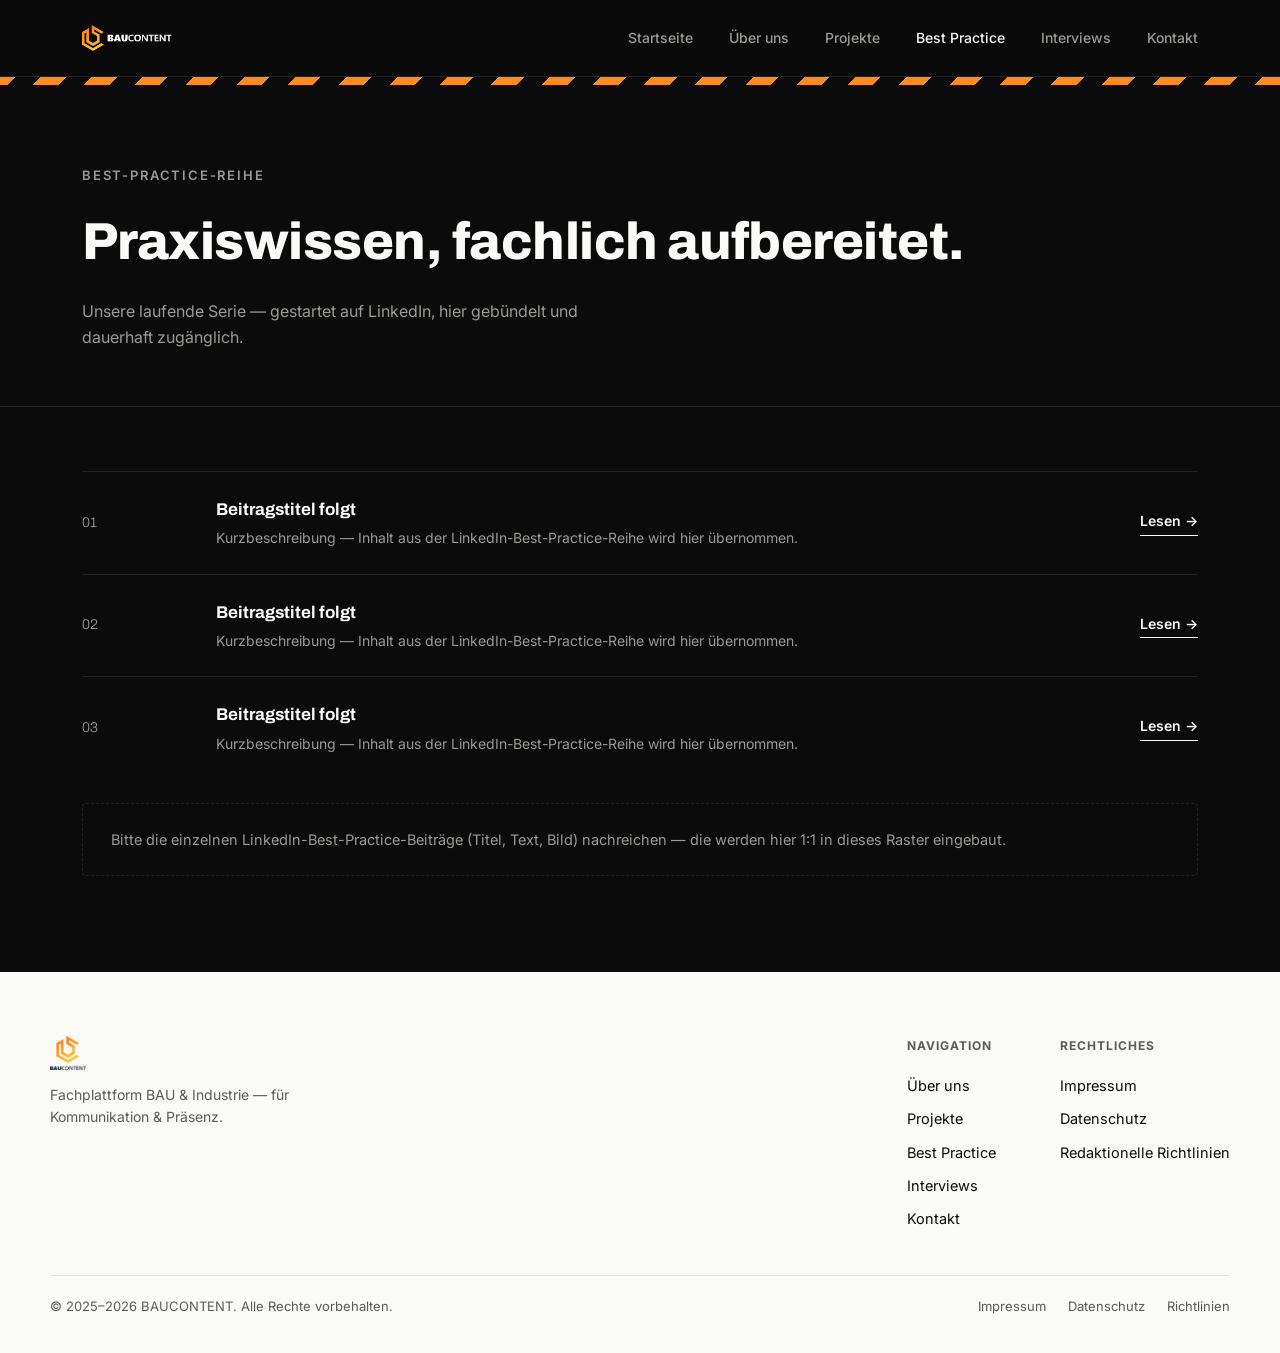
<file: best-practice.html>
<!DOCTYPE html>
<html lang="de">
<head>
<meta charset="UTF-8">
<meta name="viewport" content="width=device-width, initial-scale=1.0">
<title>Best-Practice-Reihe — BAUCONTENT</title>
<meta name="description" content="Die Best-Practice-Reihe von BAUCONTENT — fachlich aufbereitete Einblicke aus Bau und Industrie.">
<link rel="stylesheet" href="styles.css">
</head>
<body>

<header class="site-header">
  <div class="wrap">
    <a href="index.html" class="brand" aria-label="BAUCONTENT — Startseite">
      <img src="assets/logo-white.png" alt="BAUCONTENT Logo">
    </a>
    <nav class="nav" id="nav">
      <a href="index.html">Startseite</a>
      <a href="ueber-uns.html">Über uns</a>
      <a href="projekte.html">Projekte</a>
      <a href="best-practice.html" class="active">Best Practice</a>
      <a href="interviews.html">Interviews</a>
      <a href="kontakt.html" class="nav-cta">Kontakt</a>
    </nav>
    <button class="nav-toggle" id="navToggle" aria-label="Menü öffnen" aria-expanded="false" aria-controls="nav">
      <span></span><span></span><span></span>
    </button>
  </div>
</header>

<div class="hazard-bar"></div>

<section class="page-hero">
  <div class="wrap">
    <p class="eyebrow">Best-Practice-Reihe</p>
    <h1>Praxiswissen, fachlich aufbereitet.</h1>
    <p>Unsere laufende Serie — gestartet auf LinkedIn, hier gebündelt und dauerhaft zugänglich.</p>
  </div>
</section>

<section class="page-body">
  <div class="wrap">
    <div class="bp-list">
      <div class="bp-row">
        <span class="bp-num">01</span>
        <div>
          <h3>Beitragstitel folgt</h3>
          <p>Kurzbeschreibung — Inhalt aus der LinkedIn-Best-Practice-Reihe wird hier übernommen.</p>
        </div>
        <a href="#" class="text-link">Lesen →</a>
      </div>
      <div class="bp-row">
        <span class="bp-num">02</span>
        <div>
          <h3>Beitragstitel folgt</h3>
          <p>Kurzbeschreibung — Inhalt aus der LinkedIn-Best-Practice-Reihe wird hier übernommen.</p>
        </div>
        <a href="#" class="text-link">Lesen →</a>
      </div>
      <div class="bp-row">
        <span class="bp-num">03</span>
        <div>
          <h3>Beitragstitel folgt</h3>
          <p>Kurzbeschreibung — Inhalt aus der LinkedIn-Best-Practice-Reihe wird hier übernommen.</p>
        </div>
        <a href="#" class="text-link">Lesen →</a>
      </div>
    </div>
    <div class="placeholder-box" style="margin-top:24px;">
      Bitte die einzelnen LinkedIn-Best-Practice-Beiträge (Titel, Text, Bild) nachreichen — die werden hier
      1:1 in dieses Raster eingebaut.
    </div>

  </div>
</section>

<footer class="site-footer">
  <div class="wrap footer-top">
    <div class="footer-brand">
      <img src="assets/logo-dark-full.png" alt="BAUCONTENT Logo">
      <p>Fachplattform BAU &amp; Industrie — für Kommunikation &amp; Präsenz.</p>
    </div>
    <div class="footer-cols">
      <div class="footer-col">
        <h4>Navigation</h4>
        <a href="ueber-uns.html">Über uns</a>
        <a href="projekte.html">Projekte</a>
        <a href="best-practice.html">Best Practice</a>
        <a href="interviews.html">Interviews</a>
        <a href="kontakt.html">Kontakt</a>
      </div>
      <div class="footer-col">
        <h4>Rechtliches</h4>
        <a href="impressum.html">Impressum</a>
        <a href="datenschutz.html">Datenschutz</a>
        <a href="richtlinien.html">Redaktionelle Richtlinien</a>
      </div>
    </div>
  </div>
  <div class="wrap footer-bottom">
    <span>© 2025–2026 BAUCONTENT. Alle Rechte vorbehalten.</span>
    <span class="legal">
      <a href="impressum.html">Impressum</a>
      <a href="datenschutz.html">Datenschutz</a>
      <a href="richtlinien.html">Richtlinien</a>
    </span>
  </div>
</footer>

<script>
  const toggle = document.getElementById('navToggle');
  const nav = document.getElementById('nav');
  toggle.addEventListener('click', () => {
    const open = nav.classList.toggle('open');
    toggle.setAttribute('aria-expanded', open);
  });
</script>
</body>
</html>
</file>
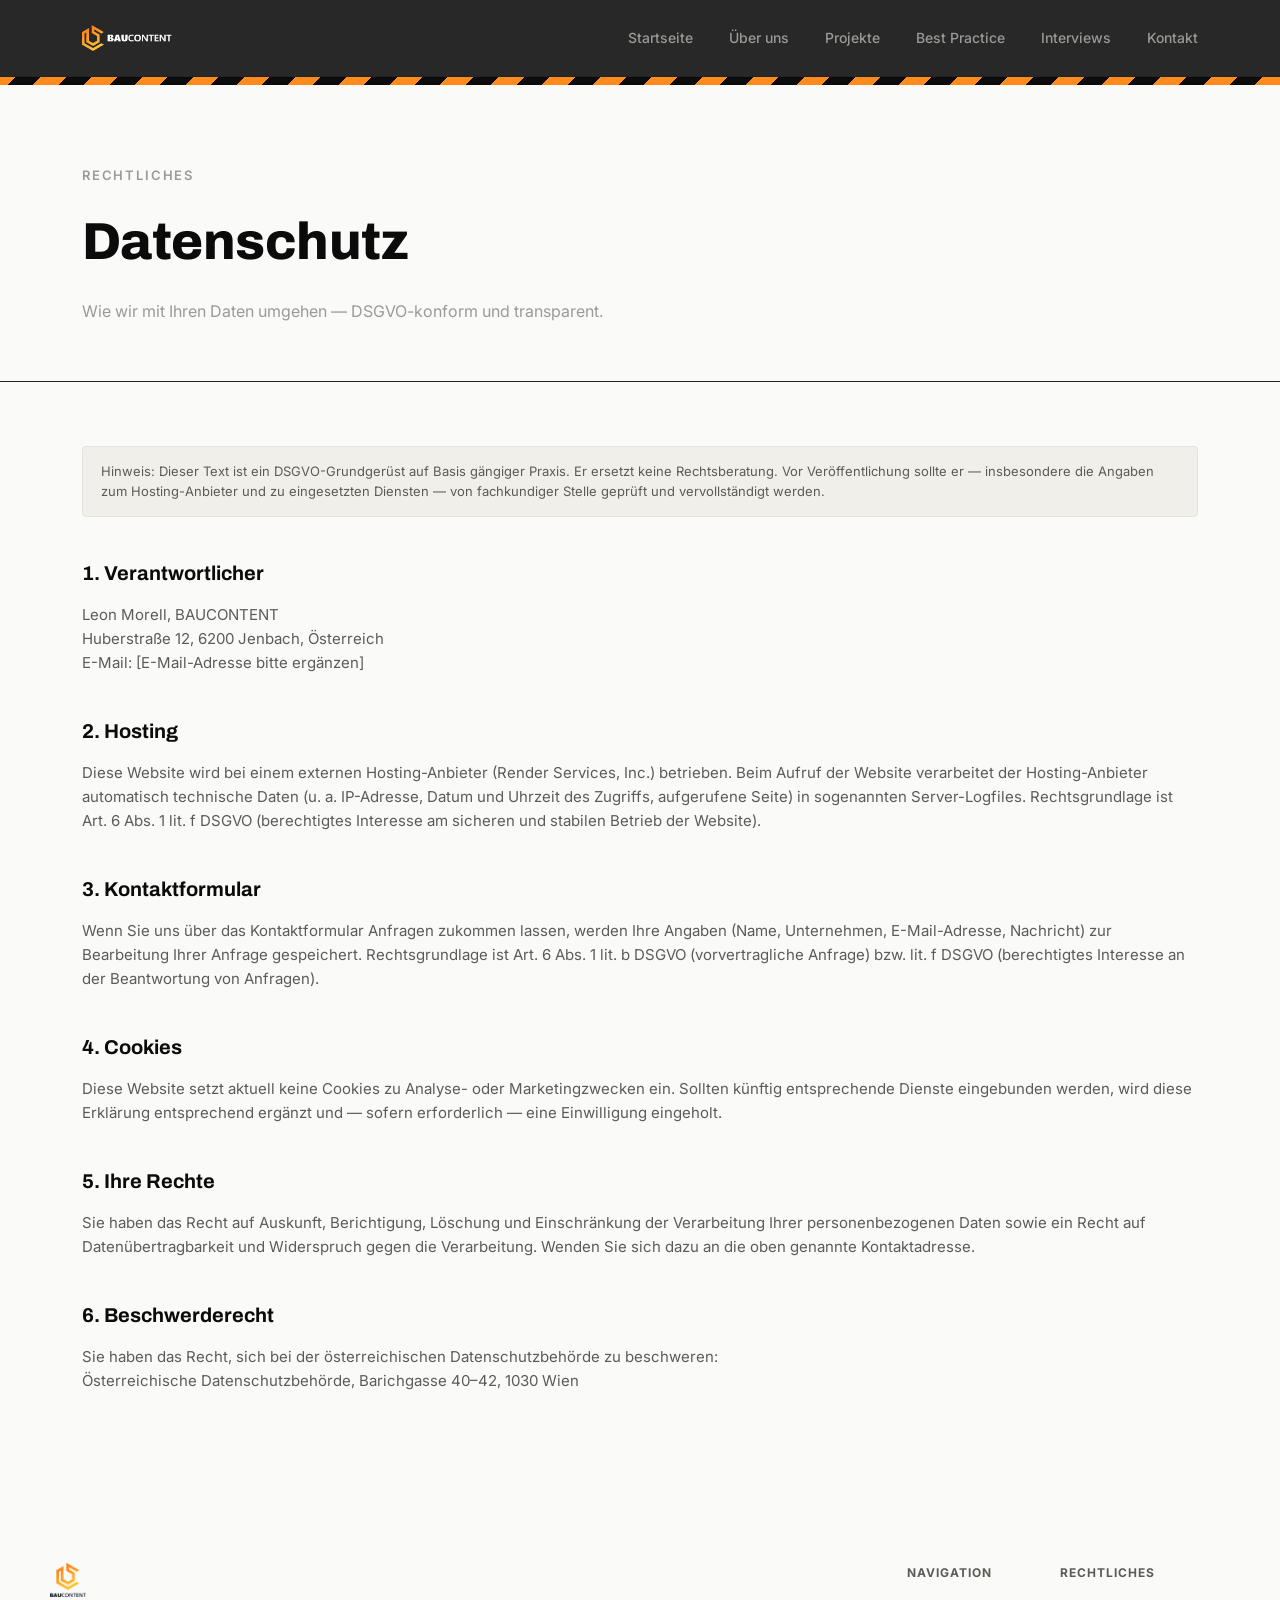
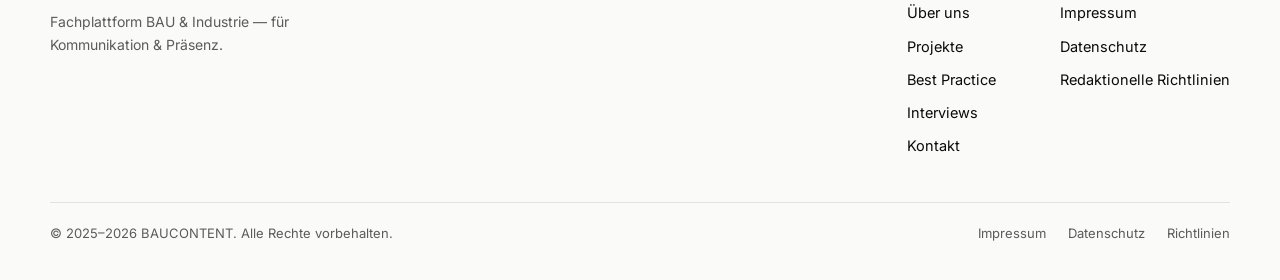
<file: datenschutz.html>
<!DOCTYPE html>
<html lang="de">
<head>
<meta charset="UTF-8">
<meta name="viewport" content="width=device-width, initial-scale=1.0">
<title>Datenschutz — BAUCONTENT</title>
<meta name="description" content="Datenschutzerklärung von BAUCONTENT gemäß DSGVO.">
<link rel="stylesheet" href="styles.css">
</head>
<body class="on-paper">

<header class="site-header">
  <div class="wrap">
    <a href="index.html" class="brand" aria-label="BAUCONTENT — Startseite">
      <img src="assets/logo-white.png" alt="BAUCONTENT Logo">
    </a>
    <nav class="nav" id="nav">
      <a href="index.html">Startseite</a>
      <a href="ueber-uns.html">Über uns</a>
      <a href="projekte.html">Projekte</a>
      <a href="best-practice.html">Best Practice</a>
      <a href="interviews.html">Interviews</a>
      <a href="kontakt.html" class="nav-cta">Kontakt</a>
    </nav>
    <button class="nav-toggle" id="navToggle" aria-label="Menü öffnen" aria-expanded="false" aria-controls="nav">
      <span></span><span></span><span></span>
    </button>
  </div>
</header>

<div class="hazard-bar"></div>

<section class="page-hero">
  <div class="wrap">
    <p class="eyebrow">Rechtliches</p>
    <h1>Datenschutz</h1>
    <p>Wie wir mit Ihren Daten umgehen — DSGVO-konform und transparent.</p>
  </div>
</section>

<section class="page-body">
  <div class="wrap">
    <div class="legal-content">
      <div class="note">Hinweis: Dieser Text ist ein DSGVO-Grundgerüst auf Basis gängiger Praxis. Er
      ersetzt keine Rechtsberatung. Vor Veröffentlichung sollte er — insbesondere die Angaben zum
      Hosting-Anbieter und zu eingesetzten Diensten — von fachkundiger Stelle geprüft und vervollständigt
      werden.</div>

      <h2>1. Verantwortlicher</h2>
      <p>
        Leon Morell, BAUCONTENT<br>
        Huberstraße 12, 6200 Jenbach, Österreich<br>
        E-Mail: [E-Mail-Adresse bitte ergänzen]
      </p>

      <h2>2. Hosting</h2>
      <p>Diese Website wird bei einem externen Hosting-Anbieter (Render Services, Inc.) betrieben.
      Beim Aufruf der Website verarbeitet der Hosting-Anbieter automatisch technische Daten
      (u. a. IP-Adresse, Datum und Uhrzeit des Zugriffs, aufgerufene Seite) in sogenannten Server-Logfiles.
      Rechtsgrundlage ist Art. 6 Abs. 1 lit. f DSGVO (berechtigtes Interesse am sicheren und stabilen
      Betrieb der Website).</p>

      <h2>3. Kontaktformular</h2>
      <p>Wenn Sie uns über das Kontaktformular Anfragen zukommen lassen, werden Ihre Angaben (Name,
      Unternehmen, E-Mail-Adresse, Nachricht) zur Bearbeitung Ihrer Anfrage gespeichert. Rechtsgrundlage
      ist Art. 6 Abs. 1 lit. b DSGVO (vorvertragliche Anfrage) bzw. lit. f DSGVO (berechtigtes Interesse
      an der Beantwortung von Anfragen).</p>

      <h2>4. Cookies</h2>
      <p>Diese Website setzt aktuell keine Cookies zu Analyse- oder Marketingzwecken ein. Sollten künftig
      entsprechende Dienste eingebunden werden, wird diese Erklärung entsprechend ergänzt und — sofern
      erforderlich — eine Einwilligung eingeholt.</p>

      <h2>5. Ihre Rechte</h2>
      <p>Sie haben das Recht auf Auskunft, Berichtigung, Löschung und Einschränkung der Verarbeitung Ihrer
      personenbezogenen Daten sowie ein Recht auf Datenübertragbarkeit und Widerspruch gegen die
      Verarbeitung. Wenden Sie sich dazu an die oben genannte Kontaktadresse.</p>

      <h2>6. Beschwerderecht</h2>
      <p>Sie haben das Recht, sich bei der österreichischen Datenschutzbehörde zu beschweren:<br>
      Österreichische Datenschutzbehörde, Barichgasse 40–42, 1030 Wien</p>
    </div>

  </div>
</section>

<footer class="site-footer">
  <div class="wrap footer-top">
    <div class="footer-brand">
      <img src="assets/logo-dark-full.png" alt="BAUCONTENT Logo">
      <p>Fachplattform BAU &amp; Industrie — für Kommunikation &amp; Präsenz.</p>
    </div>
    <div class="footer-cols">
      <div class="footer-col">
        <h4>Navigation</h4>
        <a href="ueber-uns.html">Über uns</a>
        <a href="projekte.html">Projekte</a>
        <a href="best-practice.html">Best Practice</a>
        <a href="interviews.html">Interviews</a>
        <a href="kontakt.html">Kontakt</a>
      </div>
      <div class="footer-col">
        <h4>Rechtliches</h4>
        <a href="impressum.html">Impressum</a>
        <a href="datenschutz.html">Datenschutz</a>
        <a href="richtlinien.html">Redaktionelle Richtlinien</a>
      </div>
    </div>
  </div>
  <div class="wrap footer-bottom">
    <span>© 2025–2026 BAUCONTENT. Alle Rechte vorbehalten.</span>
    <span class="legal">
      <a href="impressum.html">Impressum</a>
      <a href="datenschutz.html">Datenschutz</a>
      <a href="richtlinien.html">Richtlinien</a>
    </span>
  </div>
</footer>

<script>
  const toggle = document.getElementById('navToggle');
  const nav = document.getElementById('nav');
  toggle.addEventListener('click', () => {
    const open = nav.classList.toggle('open');
    toggle.setAttribute('aria-expanded', open);
  });
</script>
</body>
</html>
</file>
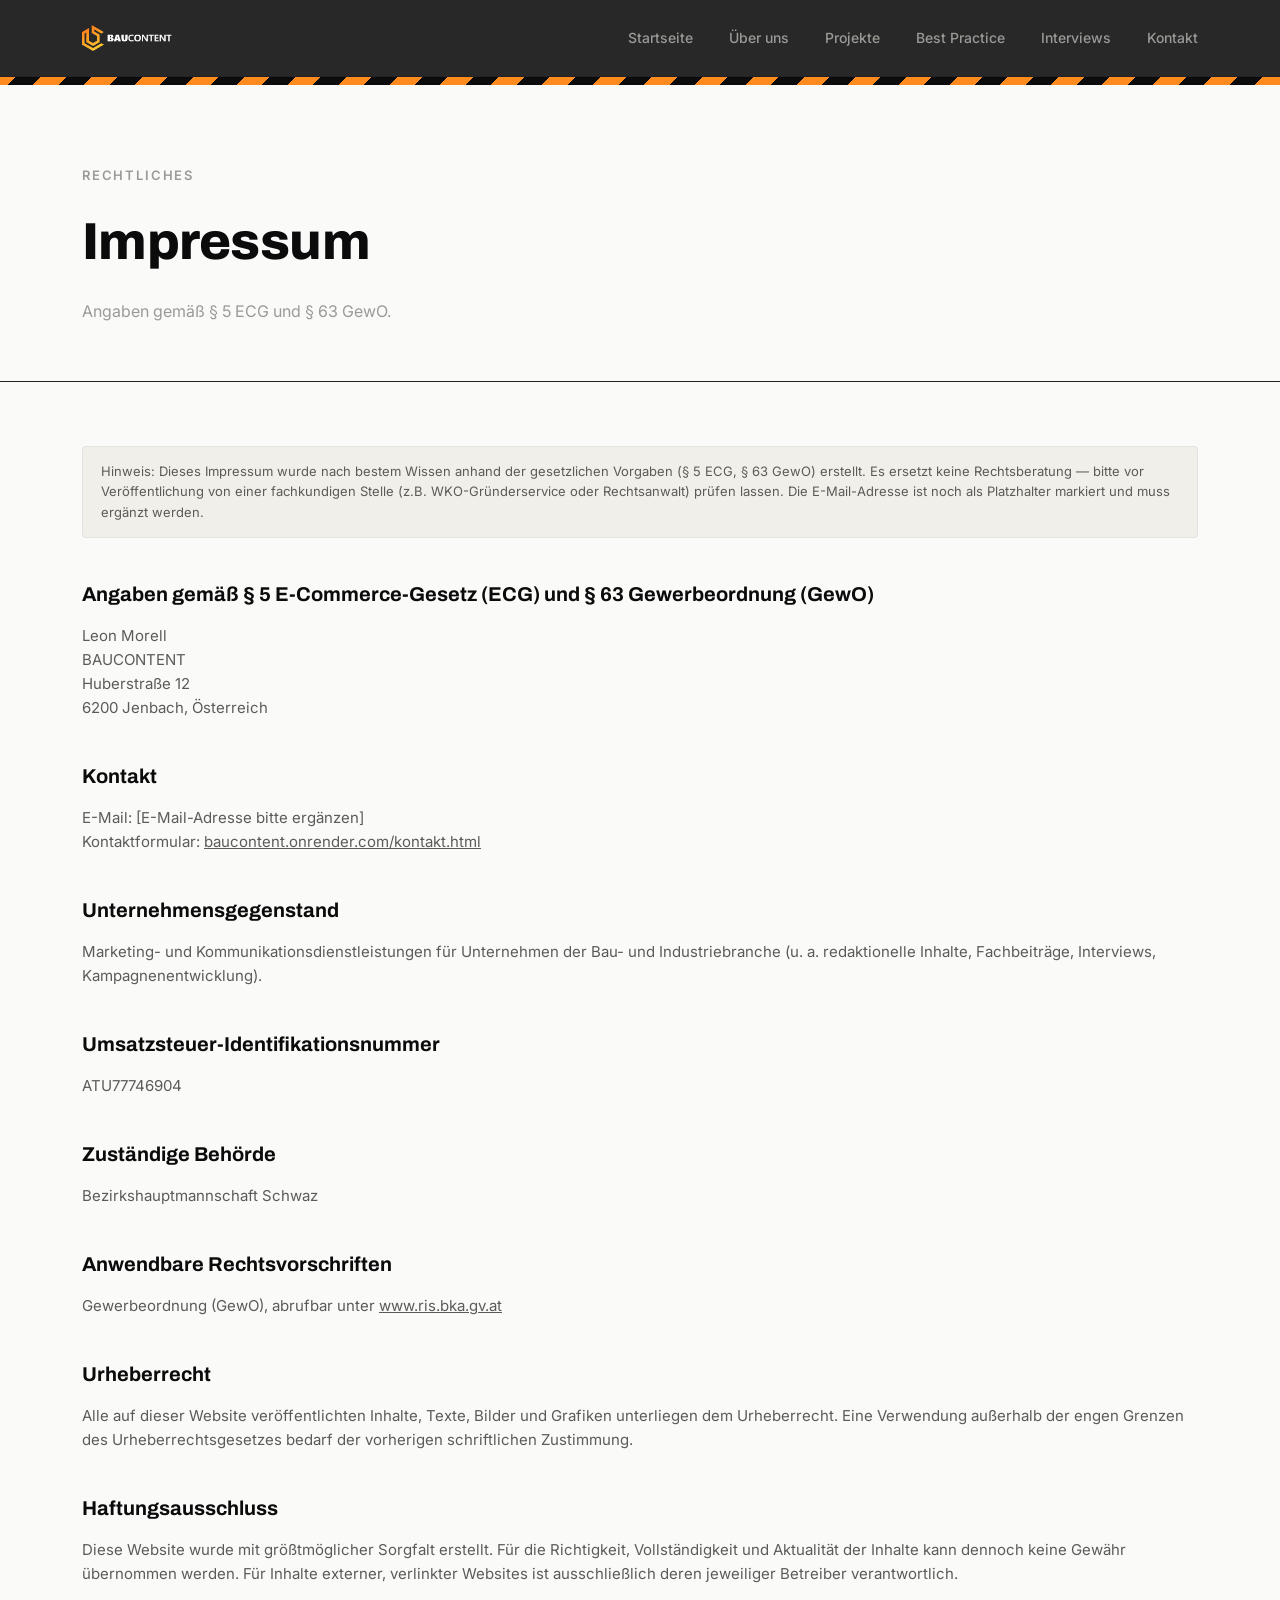
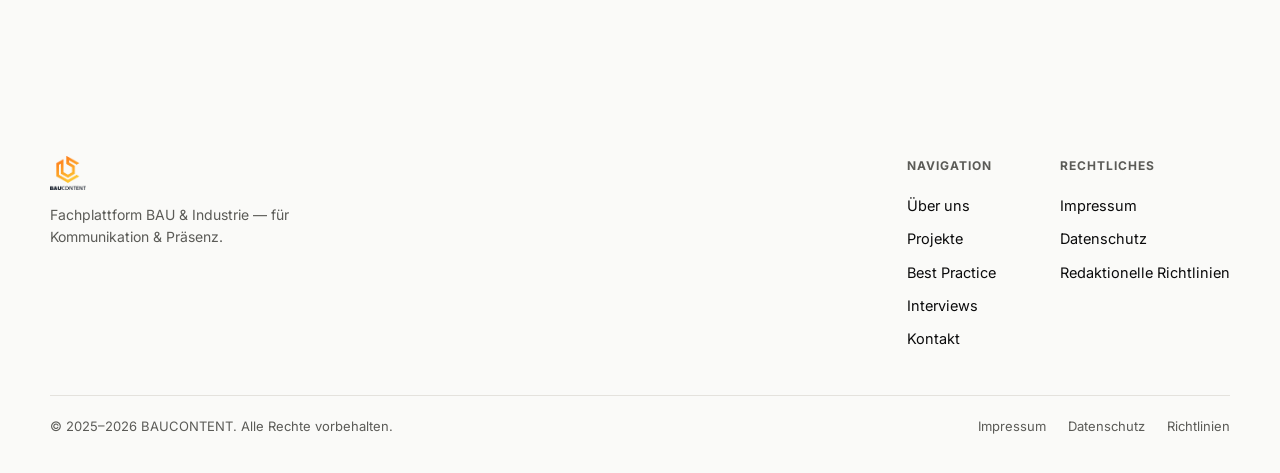
<file: impressum.html>
<!DOCTYPE html>
<html lang="de">
<head>
<meta charset="UTF-8">
<meta name="viewport" content="width=device-width, initial-scale=1.0">
<title>Impressum — BAUCONTENT</title>
<meta name="description" content="Impressum von BAUCONTENT gemäß § 5 ECG und § 63 GewO.">
<link rel="stylesheet" href="styles.css">
</head>
<body class="on-paper">

<header class="site-header">
  <div class="wrap">
    <a href="index.html" class="brand" aria-label="BAUCONTENT — Startseite">
      <img src="assets/logo-white.png" alt="BAUCONTENT Logo">
    </a>
    <nav class="nav" id="nav">
      <a href="index.html">Startseite</a>
      <a href="ueber-uns.html">Über uns</a>
      <a href="projekte.html">Projekte</a>
      <a href="best-practice.html">Best Practice</a>
      <a href="interviews.html">Interviews</a>
      <a href="kontakt.html" class="nav-cta">Kontakt</a>
    </nav>
    <button class="nav-toggle" id="navToggle" aria-label="Menü öffnen" aria-expanded="false" aria-controls="nav">
      <span></span><span></span><span></span>
    </button>
  </div>
</header>

<div class="hazard-bar"></div>

<section class="page-hero">
  <div class="wrap">
    <p class="eyebrow">Rechtliches</p>
    <h1>Impressum</h1>
    <p>Angaben gemäß § 5 ECG und § 63 GewO.</p>
  </div>
</section>

<section class="page-body">
  <div class="wrap">
    <div class="legal-content">
      <div class="note">Hinweis: Dieses Impressum wurde nach bestem Wissen anhand der gesetzlichen
      Vorgaben (§ 5 ECG, § 63 GewO) erstellt. Es ersetzt keine Rechtsberatung — bitte vor Veröffentlichung
      von einer fachkundigen Stelle (z.B. WKO-Gründerservice oder Rechtsanwalt) prüfen lassen.
      Die E-Mail-Adresse ist noch als Platzhalter markiert und muss ergänzt werden.</div>

      <h2>Angaben gemäß § 5 E-Commerce-Gesetz (ECG) und § 63 Gewerbeordnung (GewO)</h2>
      <p>
        Leon Morell<br>
        BAUCONTENT<br>
        Huberstraße 12<br>
        6200 Jenbach, Österreich
      </p>

      <h2>Kontakt</h2>
      <p>
        E-Mail: [E-Mail-Adresse bitte ergänzen]<br>
        Kontaktformular: <a href="kontakt.html" style="text-decoration:underline;">baucontent.onrender.com/kontakt.html</a>
      </p>

      <h2>Unternehmensgegenstand</h2>
      <p>Marketing- und Kommunikationsdienstleistungen für Unternehmen der Bau- und Industriebranche
      (u. a. redaktionelle Inhalte, Fachbeiträge, Interviews, Kampagnenentwicklung).</p>

      <h2>Umsatzsteuer-Identifikationsnummer</h2>
      <p>ATU77746904</p>

      <h2>Zuständige Behörde</h2>
      <p>Bezirkshauptmannschaft Schwaz</p>

      <h2>Anwendbare Rechtsvorschriften</h2>
      <p>Gewerbeordnung (GewO), abrufbar unter <a href="https://www.ris.bka.gv.at" style="text-decoration:underline;">www.ris.bka.gv.at</a></p>

      <h2>Urheberrecht</h2>
      <p>Alle auf dieser Website veröffentlichten Inhalte, Texte, Bilder und Grafiken unterliegen dem
      Urheberrecht. Eine Verwendung außerhalb der engen Grenzen des Urheberrechtsgesetzes bedarf der
      vorherigen schriftlichen Zustimmung.</p>

      <h2>Haftungsausschluss</h2>
      <p>Diese Website wurde mit größtmöglicher Sorgfalt erstellt. Für die Richtigkeit, Vollständigkeit
      und Aktualität der Inhalte kann dennoch keine Gewähr übernommen werden. Für Inhalte externer,
      verlinkter Websites ist ausschließlich deren jeweiliger Betreiber verantwortlich.</p>
    </div>

  </div>
</section>

<footer class="site-footer">
  <div class="wrap footer-top">
    <div class="footer-brand">
      <img src="assets/logo-dark-full.png" alt="BAUCONTENT Logo">
      <p>Fachplattform BAU &amp; Industrie — für Kommunikation &amp; Präsenz.</p>
    </div>
    <div class="footer-cols">
      <div class="footer-col">
        <h4>Navigation</h4>
        <a href="ueber-uns.html">Über uns</a>
        <a href="projekte.html">Projekte</a>
        <a href="best-practice.html">Best Practice</a>
        <a href="interviews.html">Interviews</a>
        <a href="kontakt.html">Kontakt</a>
      </div>
      <div class="footer-col">
        <h4>Rechtliches</h4>
        <a href="impressum.html">Impressum</a>
        <a href="datenschutz.html">Datenschutz</a>
        <a href="richtlinien.html">Redaktionelle Richtlinien</a>
      </div>
    </div>
  </div>
  <div class="wrap footer-bottom">
    <span>© 2025–2026 BAUCONTENT. Alle Rechte vorbehalten.</span>
    <span class="legal">
      <a href="impressum.html">Impressum</a>
      <a href="datenschutz.html">Datenschutz</a>
      <a href="richtlinien.html">Richtlinien</a>
    </span>
  </div>
</footer>

<script>
  const toggle = document.getElementById('navToggle');
  const nav = document.getElementById('nav');
  toggle.addEventListener('click', () => {
    const open = nav.classList.toggle('open');
    toggle.setAttribute('aria-expanded', open);
  });
</script>
</body>
</html>
</file>
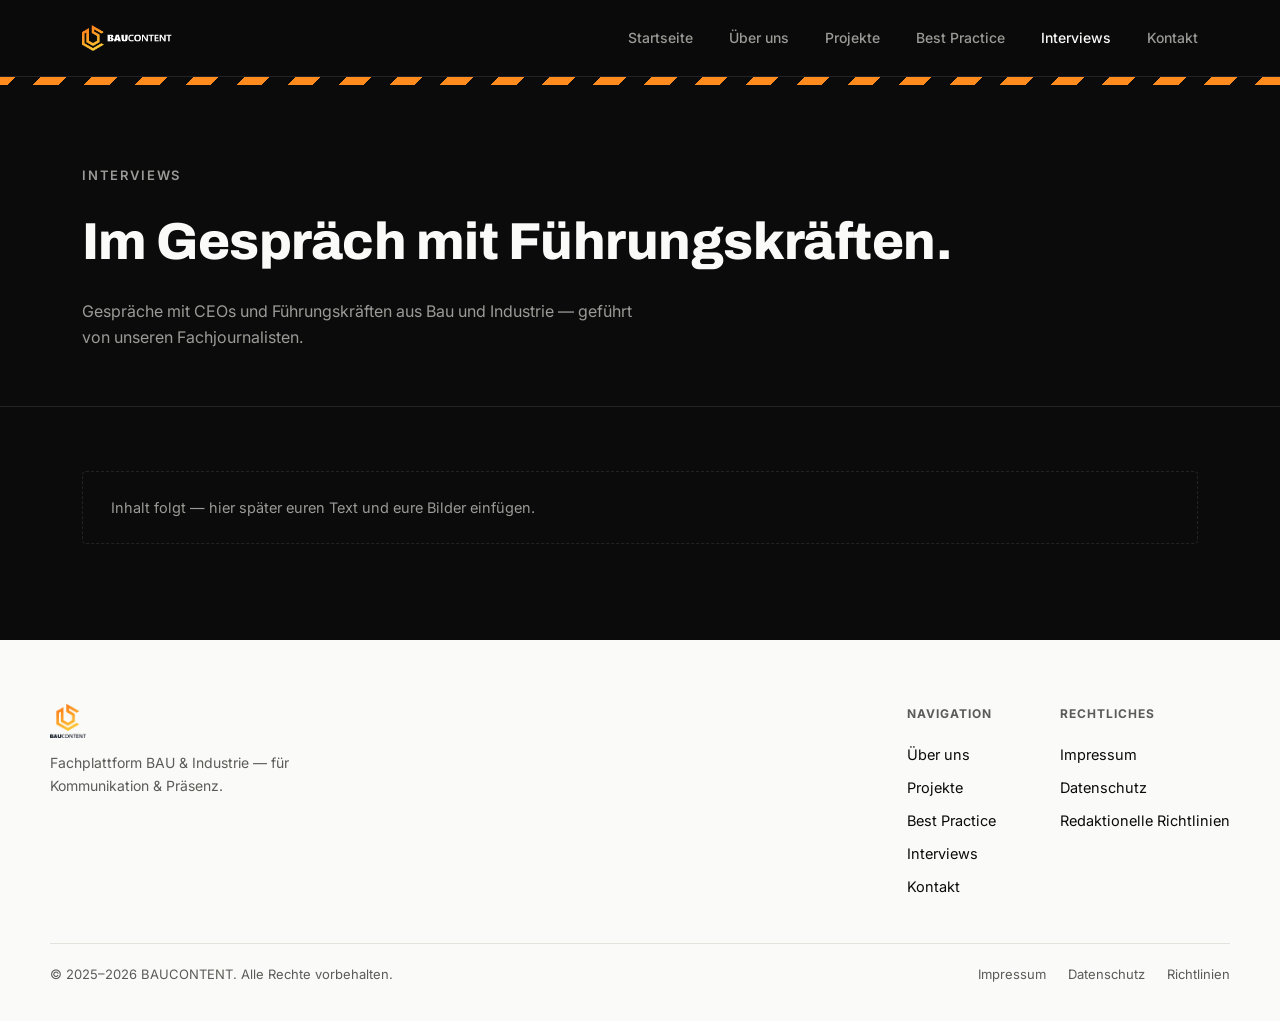
<file: interviews.html>
<!DOCTYPE html>
<html lang="de">
<head>
<meta charset="UTF-8">
<meta name="viewport" content="width=device-width, initial-scale=1.0">
<title>Interviews — BAUCONTENT</title>
<meta name="description" content="Interviews mit CEOs und Führungskräften der Bau- und Industriebranche, geführt von BAUCONTENT.">
<link rel="stylesheet" href="styles.css">
</head>
<body>

<header class="site-header">
  <div class="wrap">
    <a href="index.html" class="brand" aria-label="BAUCONTENT — Startseite">
      <img src="assets/logo-white.png" alt="BAUCONTENT Logo">
    </a>
    <nav class="nav" id="nav">
      <a href="index.html">Startseite</a>
      <a href="ueber-uns.html">Über uns</a>
      <a href="projekte.html">Projekte</a>
      <a href="best-practice.html">Best Practice</a>
      <a href="interviews.html" class="active">Interviews</a>
      <a href="kontakt.html" class="nav-cta">Kontakt</a>
    </nav>
    <button class="nav-toggle" id="navToggle" aria-label="Menü öffnen" aria-expanded="false" aria-controls="nav">
      <span></span><span></span><span></span>
    </button>
  </div>
</header>

<div class="hazard-bar"></div>

<section class="page-hero">
  <div class="wrap">
    <p class="eyebrow">Interviews</p>
    <h1>Im Gespräch mit Führungskräften.</h1>
    <p>Gespräche mit CEOs und Führungskräften aus Bau und Industrie — geführt von unseren Fachjournalisten.</p>
  </div>
</section>

<section class="page-body">
  <div class="wrap">
    <div class="placeholder-box">Inhalt folgt — hier später euren Text und eure Bilder einfügen.</div>

  </div>
</section>

<footer class="site-footer">
  <div class="wrap footer-top">
    <div class="footer-brand">
      <img src="assets/logo-dark-full.png" alt="BAUCONTENT Logo">
      <p>Fachplattform BAU &amp; Industrie — für Kommunikation &amp; Präsenz.</p>
    </div>
    <div class="footer-cols">
      <div class="footer-col">
        <h4>Navigation</h4>
        <a href="ueber-uns.html">Über uns</a>
        <a href="projekte.html">Projekte</a>
        <a href="best-practice.html">Best Practice</a>
        <a href="interviews.html">Interviews</a>
        <a href="kontakt.html">Kontakt</a>
      </div>
      <div class="footer-col">
        <h4>Rechtliches</h4>
        <a href="impressum.html">Impressum</a>
        <a href="datenschutz.html">Datenschutz</a>
        <a href="richtlinien.html">Redaktionelle Richtlinien</a>
      </div>
    </div>
  </div>
  <div class="wrap footer-bottom">
    <span>© 2025–2026 BAUCONTENT. Alle Rechte vorbehalten.</span>
    <span class="legal">
      <a href="impressum.html">Impressum</a>
      <a href="datenschutz.html">Datenschutz</a>
      <a href="richtlinien.html">Richtlinien</a>
    </span>
  </div>
</footer>

<script>
  const toggle = document.getElementById('navToggle');
  const nav = document.getElementById('nav');
  toggle.addEventListener('click', () => {
    const open = nav.classList.toggle('open');
    toggle.setAttribute('aria-expanded', open);
  });
</script>
</body>
</html>
</file>
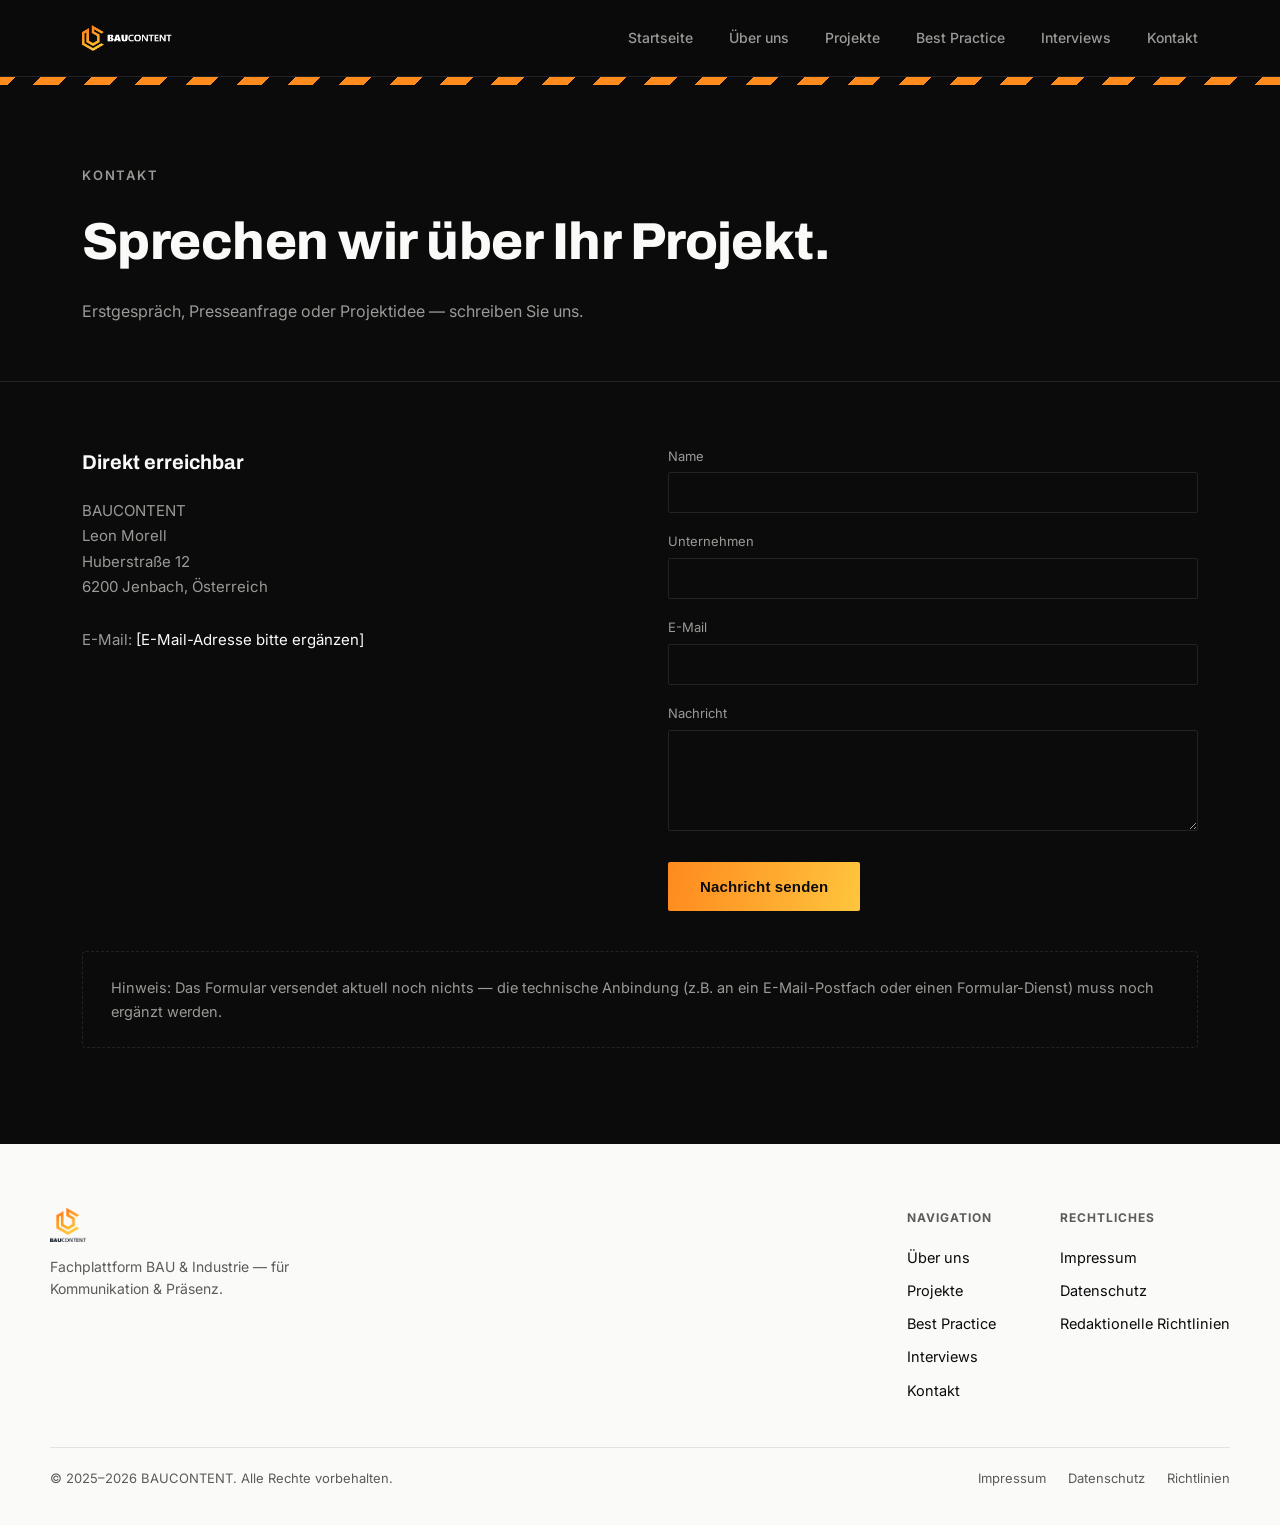
<file: kontakt.html>
<!DOCTYPE html>
<html lang="de">
<head>
<meta charset="UTF-8">
<meta name="viewport" content="width=device-width, initial-scale=1.0">
<title>Kontakt — BAUCONTENT</title>
<meta name="description" content="Kontaktieren Sie BAUCONTENT — Fachplattform für Bau und Industrie.">
<link rel="stylesheet" href="styles.css">
</head>
<body>

<header class="site-header">
  <div class="wrap">
    <a href="index.html" class="brand" aria-label="BAUCONTENT — Startseite">
      <img src="assets/logo-white.png" alt="BAUCONTENT Logo">
    </a>
    <nav class="nav" id="nav">
      <a href="index.html">Startseite</a>
      <a href="ueber-uns.html">Über uns</a>
      <a href="projekte.html">Projekte</a>
      <a href="best-practice.html">Best Practice</a>
      <a href="interviews.html">Interviews</a>
      <a href="kontakt.html" class="nav-cta">Kontakt</a>
    </nav>
    <button class="nav-toggle" id="navToggle" aria-label="Menü öffnen" aria-expanded="false" aria-controls="nav">
      <span></span><span></span><span></span>
    </button>
  </div>
</header>

<div class="hazard-bar"></div>

<section class="page-hero">
  <div class="wrap">
    <p class="eyebrow">Kontakt</p>
    <h1>Sprechen wir über Ihr Projekt.</h1>
    <p>Erstgespräch, Presseanfrage oder Projektidee — schreiben Sie uns.</p>
  </div>
</section>

<section class="page-body">
  <div class="wrap">
    <div style="display:grid; grid-template-columns:1fr 1fr; gap:56px;">
      <div>
        <h2 style="font-family:'Archivo',sans-serif; font-weight:700; font-size:20px; margin:0 0 20px;">Direkt erreichbar</h2>
        <p style="color:var(--muted); font-size:15px; line-height:1.7; margin:0 0 28px;">
          BAUCONTENT<br>
          Leon Morell<br>
          Huberstraße 12<br>
          6200 Jenbach, Österreich
        </p>
        <p style="color:var(--muted); font-size:15px;">
          E-Mail: <span style="color:var(--paper);">[E-Mail-Adresse bitte ergänzen]</span>
        </p>
      </div>
      <div>
        <form>
          <div style="margin-bottom:18px;">
            <label for="name" style="display:block;font-size:13px;margin-bottom:6px;color:var(--muted);">Name</label>
            <input id="name" type="text" style="width:100%;background:transparent;border:1px solid var(--line);color:var(--paper);padding:12px;border-radius:2px;">
          </div>
          <div style="margin-bottom:18px;">
            <label for="company" style="display:block;font-size:13px;margin-bottom:6px;color:var(--muted);">Unternehmen</label>
            <input id="company" type="text" style="width:100%;background:transparent;border:1px solid var(--line);color:var(--paper);padding:12px;border-radius:2px;">
          </div>
          <div style="margin-bottom:18px;">
            <label for="email" style="display:block;font-size:13px;margin-bottom:6px;color:var(--muted);">E-Mail</label>
            <input id="email" type="email" style="width:100%;background:transparent;border:1px solid var(--line);color:var(--paper);padding:12px;border-radius:2px;">
          </div>
          <div style="margin-bottom:24px;">
            <label for="message" style="display:block;font-size:13px;margin-bottom:6px;color:var(--muted);">Nachricht</label>
            <textarea id="message" rows="5" style="width:100%;background:transparent;border:1px solid var(--line);color:var(--paper);padding:12px;border-radius:2px;"></textarea>
          </div>
          <button type="submit" class="btn-accent" style="border:none;cursor:pointer;">Nachricht senden</button>
        </form>
      </div>
    </div>
    <div class="placeholder-box" style="margin-top:40px;">
      Hinweis: Das Formular versendet aktuell noch nichts — die technische Anbindung (z.B. an ein
      E-Mail-Postfach oder einen Formular-Dienst) muss noch ergänzt werden.
    </div>

  </div>
</section>

<footer class="site-footer">
  <div class="wrap footer-top">
    <div class="footer-brand">
      <img src="assets/logo-dark-full.png" alt="BAUCONTENT Logo">
      <p>Fachplattform BAU &amp; Industrie — für Kommunikation &amp; Präsenz.</p>
    </div>
    <div class="footer-cols">
      <div class="footer-col">
        <h4>Navigation</h4>
        <a href="ueber-uns.html">Über uns</a>
        <a href="projekte.html">Projekte</a>
        <a href="best-practice.html">Best Practice</a>
        <a href="interviews.html">Interviews</a>
        <a href="kontakt.html">Kontakt</a>
      </div>
      <div class="footer-col">
        <h4>Rechtliches</h4>
        <a href="impressum.html">Impressum</a>
        <a href="datenschutz.html">Datenschutz</a>
        <a href="richtlinien.html">Redaktionelle Richtlinien</a>
      </div>
    </div>
  </div>
  <div class="wrap footer-bottom">
    <span>© 2025–2026 BAUCONTENT. Alle Rechte vorbehalten.</span>
    <span class="legal">
      <a href="impressum.html">Impressum</a>
      <a href="datenschutz.html">Datenschutz</a>
      <a href="richtlinien.html">Richtlinien</a>
    </span>
  </div>
</footer>

<script>
  const toggle = document.getElementById('navToggle');
  const nav = document.getElementById('nav');
  toggle.addEventListener('click', () => {
    const open = nav.classList.toggle('open');
    toggle.setAttribute('aria-expanded', open);
  });
</script>
</body>
</html>
</file>
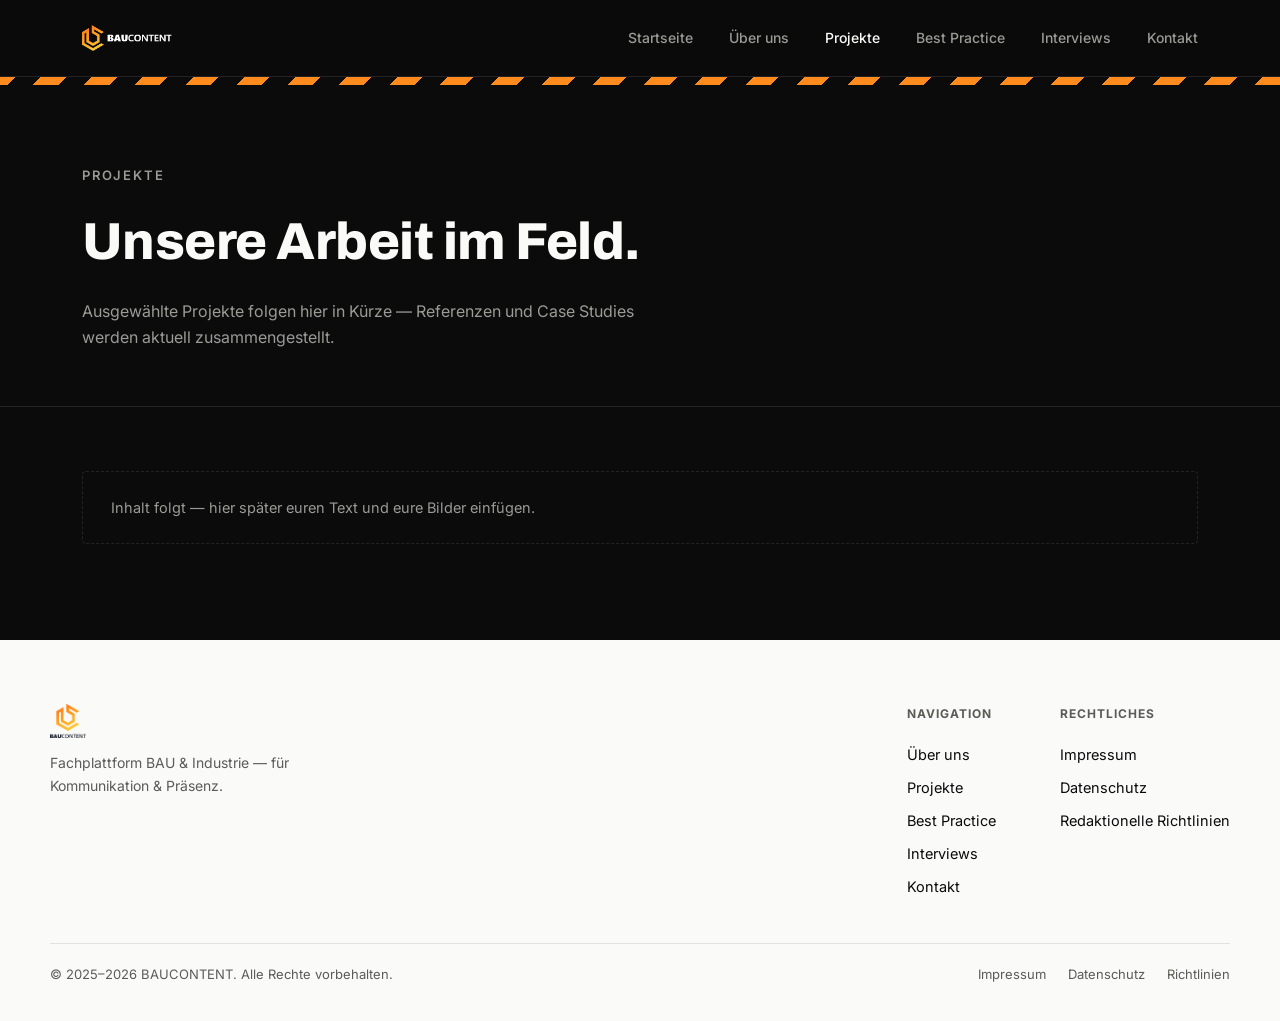
<file: projekte.html>
<!DOCTYPE html>
<html lang="de">
<head>
<meta charset="UTF-8">
<meta name="viewport" content="width=device-width, initial-scale=1.0">
<title>Projekte — BAUCONTENT</title>
<meta name="description" content="Projekte und Referenzen von BAUCONTENT für Kunden aus Bau und Industrie.">
<link rel="stylesheet" href="styles.css">
</head>
<body>

<header class="site-header">
  <div class="wrap">
    <a href="index.html" class="brand" aria-label="BAUCONTENT — Startseite">
      <img src="assets/logo-white.png" alt="BAUCONTENT Logo">
    </a>
    <nav class="nav" id="nav">
      <a href="index.html">Startseite</a>
      <a href="ueber-uns.html">Über uns</a>
      <a href="projekte.html" class="active">Projekte</a>
      <a href="best-practice.html">Best Practice</a>
      <a href="interviews.html">Interviews</a>
      <a href="kontakt.html" class="nav-cta">Kontakt</a>
    </nav>
    <button class="nav-toggle" id="navToggle" aria-label="Menü öffnen" aria-expanded="false" aria-controls="nav">
      <span></span><span></span><span></span>
    </button>
  </div>
</header>

<div class="hazard-bar"></div>

<section class="page-hero">
  <div class="wrap">
    <p class="eyebrow">Projekte</p>
    <h1>Unsere Arbeit im Feld.</h1>
    <p>Ausgewählte Projekte folgen hier in Kürze — Referenzen und Case Studies werden aktuell zusammengestellt.</p>
  </div>
</section>

<section class="page-body">
  <div class="wrap">
    <div class="placeholder-box">Inhalt folgt — hier später euren Text und eure Bilder einfügen.</div>

  </div>
</section>

<footer class="site-footer">
  <div class="wrap footer-top">
    <div class="footer-brand">
      <img src="assets/logo-dark-full.png" alt="BAUCONTENT Logo">
      <p>Fachplattform BAU &amp; Industrie — für Kommunikation &amp; Präsenz.</p>
    </div>
    <div class="footer-cols">
      <div class="footer-col">
        <h4>Navigation</h4>
        <a href="ueber-uns.html">Über uns</a>
        <a href="projekte.html">Projekte</a>
        <a href="best-practice.html">Best Practice</a>
        <a href="interviews.html">Interviews</a>
        <a href="kontakt.html">Kontakt</a>
      </div>
      <div class="footer-col">
        <h4>Rechtliches</h4>
        <a href="impressum.html">Impressum</a>
        <a href="datenschutz.html">Datenschutz</a>
        <a href="richtlinien.html">Redaktionelle Richtlinien</a>
      </div>
    </div>
  </div>
  <div class="wrap footer-bottom">
    <span>© 2025–2026 BAUCONTENT. Alle Rechte vorbehalten.</span>
    <span class="legal">
      <a href="impressum.html">Impressum</a>
      <a href="datenschutz.html">Datenschutz</a>
      <a href="richtlinien.html">Richtlinien</a>
    </span>
  </div>
</footer>

<script>
  const toggle = document.getElementById('navToggle');
  const nav = document.getElementById('nav');
  toggle.addEventListener('click', () => {
    const open = nav.classList.toggle('open');
    toggle.setAttribute('aria-expanded', open);
  });
</script>
</body>
</html>
</file>
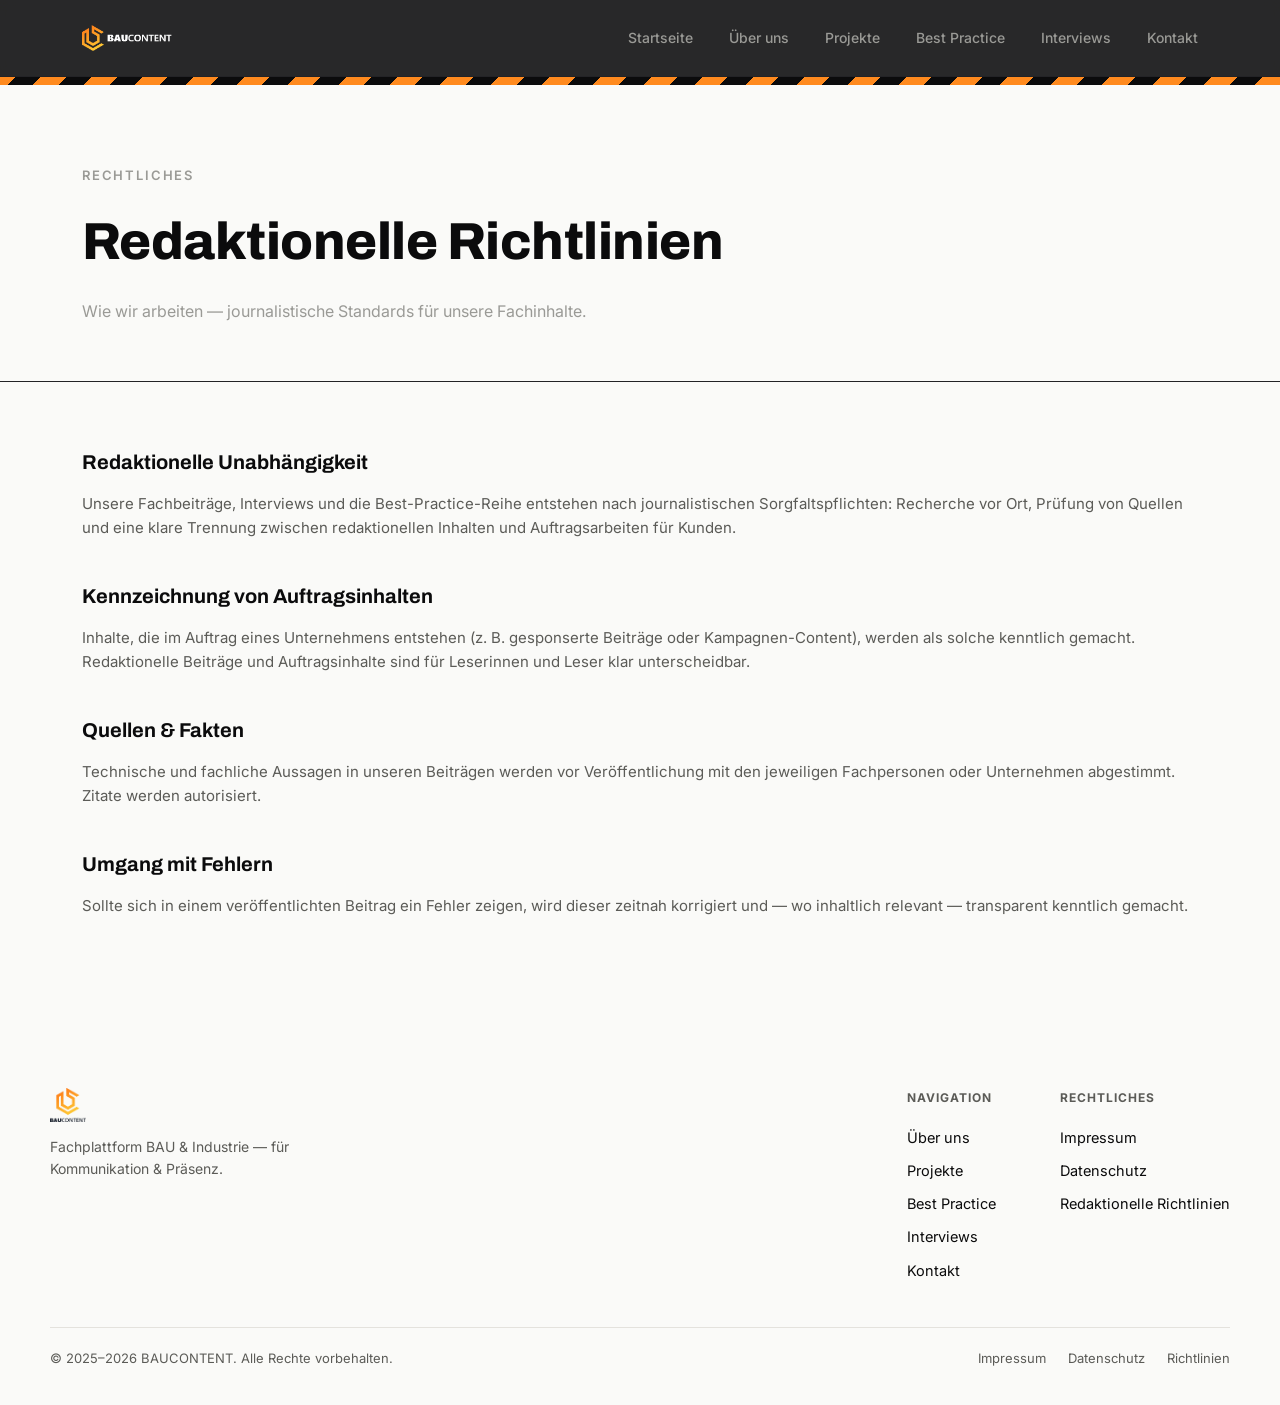
<file: richtlinien.html>
<!DOCTYPE html>
<html lang="de">
<head>
<meta charset="UTF-8">
<meta name="viewport" content="width=device-width, initial-scale=1.0">
<title>Redaktionelle Richtlinien — BAUCONTENT</title>
<meta name="description" content="Redaktionelle Richtlinien und journalistische Standards von BAUCONTENT.">
<link rel="stylesheet" href="styles.css">
</head>
<body class="on-paper">

<header class="site-header">
  <div class="wrap">
    <a href="index.html" class="brand" aria-label="BAUCONTENT — Startseite">
      <img src="assets/logo-white.png" alt="BAUCONTENT Logo">
    </a>
    <nav class="nav" id="nav">
      <a href="index.html">Startseite</a>
      <a href="ueber-uns.html">Über uns</a>
      <a href="projekte.html">Projekte</a>
      <a href="best-practice.html">Best Practice</a>
      <a href="interviews.html">Interviews</a>
      <a href="kontakt.html" class="nav-cta">Kontakt</a>
    </nav>
    <button class="nav-toggle" id="navToggle" aria-label="Menü öffnen" aria-expanded="false" aria-controls="nav">
      <span></span><span></span><span></span>
    </button>
  </div>
</header>

<div class="hazard-bar"></div>

<section class="page-hero">
  <div class="wrap">
    <p class="eyebrow">Rechtliches</p>
    <h1>Redaktionelle Richtlinien</h1>
    <p>Wie wir arbeiten — journalistische Standards für unsere Fachinhalte.</p>
  </div>
</section>

<section class="page-body">
  <div class="wrap">
    <div class="legal-content">
      <h2>Redaktionelle Unabhängigkeit</h2>
      <p>Unsere Fachbeiträge, Interviews und die Best-Practice-Reihe entstehen nach journalistischen
      Sorgfaltspflichten: Recherche vor Ort, Prüfung von Quellen und eine klare Trennung zwischen
      redaktionellen Inhalten und Auftragsarbeiten für Kunden.</p>

      <h2>Kennzeichnung von Auftragsinhalten</h2>
      <p>Inhalte, die im Auftrag eines Unternehmens entstehen (z. B. gesponserte Beiträge oder
      Kampagnen-Content), werden als solche kenntlich gemacht. Redaktionelle Beiträge und
      Auftragsinhalte sind für Leserinnen und Leser klar unterscheidbar.</p>

      <h2>Quellen &amp; Fakten</h2>
      <p>Technische und fachliche Aussagen in unseren Beiträgen werden vor Veröffentlichung mit den
      jeweiligen Fachpersonen oder Unternehmen abgestimmt. Zitate werden autorisiert.</p>

      <h2>Umgang mit Fehlern</h2>
      <p>Sollte sich in einem veröffentlichten Beitrag ein Fehler zeigen, wird dieser zeitnah korrigiert
      und — wo inhaltlich relevant — transparent kenntlich gemacht.</p>
    </div>

  </div>
</section>

<footer class="site-footer">
  <div class="wrap footer-top">
    <div class="footer-brand">
      <img src="assets/logo-dark-full.png" alt="BAUCONTENT Logo">
      <p>Fachplattform BAU &amp; Industrie — für Kommunikation &amp; Präsenz.</p>
    </div>
    <div class="footer-cols">
      <div class="footer-col">
        <h4>Navigation</h4>
        <a href="ueber-uns.html">Über uns</a>
        <a href="projekte.html">Projekte</a>
        <a href="best-practice.html">Best Practice</a>
        <a href="interviews.html">Interviews</a>
        <a href="kontakt.html">Kontakt</a>
      </div>
      <div class="footer-col">
        <h4>Rechtliches</h4>
        <a href="impressum.html">Impressum</a>
        <a href="datenschutz.html">Datenschutz</a>
        <a href="richtlinien.html">Redaktionelle Richtlinien</a>
      </div>
    </div>
  </div>
  <div class="wrap footer-bottom">
    <span>© 2025–2026 BAUCONTENT. Alle Rechte vorbehalten.</span>
    <span class="legal">
      <a href="impressum.html">Impressum</a>
      <a href="datenschutz.html">Datenschutz</a>
      <a href="richtlinien.html">Richtlinien</a>
    </span>
  </div>
</footer>

<script>
  const toggle = document.getElementById('navToggle');
  const nav = document.getElementById('nav');
  toggle.addEventListener('click', () => {
    const open = nav.classList.toggle('open');
    toggle.setAttribute('aria-expanded', open);
  });
</script>
</body>
</html>
</file>
<file: styles.css>
/* ==========================================================================
   BAUCONTENT — Design Tokens
   Farben:
     --ink        #0B0B0C  (fast schwarz, Header/Footer-Hintergrund dunkel)
     --paper      #FAFAF8  (warmes Weiß, helle Flächen / Footer)
     --line       #232326  (Trennlinien auf dunklem Grund)
     --line-soft  #E4E2DD  (Trennlinien auf hellem Grund)
     --muted      #9A9A96  (Sekundärtext auf dunklem Grund)
     --muted-dark #5B5B57  (Sekundärtext auf hellem Grund)
     --accent-1   #FF8A1E  (Logo-Orange, nur als Akzent)
     --accent-2   #FFC53D  (Logo-Gelb, nur als Akzent)
   Typografie:
     Display: 'Archivo'  — variable Achse, trägt den fett/dünn-Kontrast von "BAU|CONTENT"
     Body:    'Inter'    — ruhige Lesetypo für Fließtext
   ========================================================================== */

@import url('https://fonts.googleapis.com/css2?family=Archivo:ital,wght@0,100..900;1,100..900&family=Inter:wght@400;500;600&display=swap');

:root{
  --ink: #0B0B0C;
  --paper: #FAFAF8;
  --line: #232326;
  --line-soft: #E4E2DD;
  --muted: #9A9A96;
  --muted-dark: #5B5B57;
  --accent-1: #FF8A1E;
  --accent-2: #FFC53D;
  --max: 1180px;
}

*{ box-sizing:border-box; }
html{ scroll-behavior:smooth; }
body{
  margin:0;
  background:var(--ink);
  color:var(--paper);
  font-family:'Inter', sans-serif;
  font-size:16px;
  line-height:1.6;
  -webkit-font-smoothing:antialiased;
}

img{ max-width:100%; display:block; }
a{ color:inherit; text-decoration:none; }

.wrap{
  max-width:var(--max);
  margin:0 auto;
  padding:0 32px;
}

@media (prefers-reduced-motion: reduce){
  *{ animation:none !important; transition:none !important; scroll-behavior:auto !important; }
}

/* ---------- Wortmarke (Text-Fallback, falls kein Bild-Logo genutzt wird) --- */
.wordmark{
  font-family:'Archivo', sans-serif;
  font-size:20px;
  letter-spacing:0.01em;
  text-transform:uppercase;
  white-space:nowrap;
}
.wordmark .bold{ font-weight:800; }
.wordmark .thin{ font-weight:300; }

/* ---------- Header ---------------------------------------------------- */
.site-header{
  position:sticky;
  top:0;
  z-index:50;
  background:rgba(11,11,12,0.88);
  backdrop-filter:blur(8px);
  border-bottom:1px solid var(--line);
}
.site-header .wrap{
  display:flex;
  align-items:center;
  justify-content:space-between;
  height:76px;
}
.brand img{ height:26px; width:auto; }

.nav{ display:flex; align-items:center; gap:36px; }
.nav a{
  font-size:14px;
  font-weight:500;
  color:var(--muted);
  transition:color .15s ease;
}
.nav a:hover, .nav a:focus-visible, .nav a.active{ color:var(--paper); }
.nav a:focus-visible{ outline:2px solid var(--accent-1); outline-offset:4px; border-radius:2px; }

.nav-cta{
  font-size:14px;
  font-weight:500;
  color:var(--muted) !important;
}
.nav-cta:hover{ color:var(--paper) !important; }

.nav-toggle{ display:none; }

@media (max-width: 860px){
  .nav{
    position:fixed; inset:76px 0 0 0;
    background:var(--ink);
    flex-direction:column;
    align-items:flex-start;
    padding:32px;
    gap:22px;
    transform:translateY(-8px);
    opacity:0;
    pointer-events:none;
    transition:opacity .2s ease, transform .2s ease;
  }
  .nav.open{ opacity:1; pointer-events:auto; transform:translateY(0); }
  .nav a{ font-size:20px; }
  .nav-toggle{
    display:block;
    background:none; border:none;
    width:28px; height:20px;
    position:relative;
    cursor:pointer;
  }
  .nav-toggle span{
    position:absolute; left:0; right:0; height:2px;
    background:var(--paper);
    transition:transform .2s ease, opacity .2s ease;
  }
  .nav-toggle span:nth-child(1){ top:0; }
  .nav-toggle span:nth-child(2){ top:9px; }
  .nav-toggle span:nth-child(3){ top:18px; }
}

/* ---------- Hero / Titelbild ------------------------------------------- */
.hero-image{
  position:relative;
  height:62vh;
  min-height:420px;
  max-height:640px;
  background:
    linear-gradient(180deg, rgba(11,11,12,0) 0%, var(--ink) 100%),
    repeating-linear-gradient(115deg, #17171a 0 2px, #0B0B0C 2px 40px);
  display:flex;
  align-items:flex-end;
  overflow:hidden;
}
.hero-image .placeholder-tag{
  position:absolute; top:20px; left:20px;
  font-size:12px; letter-spacing:.06em; text-transform:uppercase;
  color:var(--muted); border:1px dashed var(--line); padding:6px 10px; border-radius:2px;
}

.hero-headline{
  padding:56px 0 64px;
  border-bottom:1px solid var(--line);
}
.eyebrow{
  font-size:13px;
  letter-spacing:.14em;
  text-transform:uppercase;
  color:var(--accent-1);
  margin:0 0 18px;
  font-weight:600;
}
.hero-headline h1{
  font-family:'Archivo', sans-serif;
  font-weight:800;
  font-size:clamp(34px, 5.2vw, 68px);
  line-height:1.04;
  letter-spacing:-0.01em;
  margin:0 0 22px;
  max-width:15ch;
}
.hero-headline h1 .thin{ font-weight:300; }
.hero-headline p{
  max-width:56ch;
  color:var(--muted);
  font-size:17px;
  margin:0;
}

/* ---------- Generic sections -------------------------------------------- */
section.block{ padding:88px 0; border-bottom:1px solid var(--line); }
section.block.light{
  background:var(--paper);
  color:var(--ink);
  border-bottom:1px solid var(--line-soft);
}
.block-head{
  display:flex;
  justify-content:space-between;
  align-items:flex-end;
  gap:24px;
  margin-bottom:48px;
  flex-wrap:wrap;
}
.block-head h2{
  font-family:'Archivo', sans-serif;
  font-weight:700;
  font-size:clamp(26px, 3vw, 38px);
  margin:0;
  letter-spacing:-0.01em;
}
.block-head .num{
  font-family:'Archivo', sans-serif;
  font-weight:300;
  color:var(--muted);
}
section.block.light .block-head .num{ color:var(--muted-dark); }
.block-head .lede{ max-width:44ch; color:var(--muted); margin:10px 0 0; }
section.block.light .block-head .lede{ color:var(--muted-dark); }

.text-link{
  font-size:14px; font-weight:600;
  border-bottom:1px solid currentColor;
  padding-bottom:2px;
  white-space:nowrap;
}

/* Leistungen / Über-uns Vorschau */
.grid-3{
  display:grid;
  grid-template-columns:repeat(3, 1fr);
  gap:1px;
  background:var(--line);
  border:1px solid var(--line);
}
section.block.light .grid-3{ background:var(--line-soft); border-color:var(--line-soft); }
.grid-3 .cell{
  background:var(--ink);
  padding:32px 28px;
}
section.block.light .grid-3 .cell{ background:var(--paper); }
.grid-3 .cell .idx{
  font-family:'Archivo', sans-serif;
  font-weight:300;
  color:var(--accent-1);
  font-size:14px;
  margin-bottom:20px;
  display:block;
}
.grid-3 .cell h3{
  font-family:'Archivo', sans-serif;
  font-size:19px;
  font-weight:700;
  margin:0 0 10px;
}
.grid-3 .cell p{
  color:var(--muted); font-size:14.5px; margin:0;
}
section.block.light .grid-3 .cell p{ color:var(--muted-dark); }

/* Projekte-Vorschau */
.project-row{
  display:grid;
  grid-template-columns:1fr 1fr;
  gap:36px;
}
@media (max-width:760px){ .project-row{ grid-template-columns:1fr; } }
.project-card{ border:1px solid var(--line); }
.project-card .thumb{
  aspect-ratio:16/10;
  background:repeating-linear-gradient(115deg, #17171a 0 2px, #0B0B0C 2px 40px);
  display:flex; align-items:center; justify-content:center;
  color:var(--muted); font-size:12px; letter-spacing:.06em; text-transform:uppercase;
}
.project-card .meta{ padding:22px 24px; display:flex; justify-content:space-between; align-items:center; }
.project-card h3{ font-family:'Archivo', sans-serif; font-size:17px; font-weight:700; margin:0; }
.project-card .tag{ font-size:12px; color:var(--muted); }

/* Interviews-Vorschau */
.interview-list{ display:flex; flex-direction:column; }
.interview-row{
  display:flex; align-items:center; justify-content:space-between;
  padding:26px 0; border-top:1px solid var(--line-soft); gap:20px; flex-wrap:wrap;
}
.interview-row .who{ display:flex; flex-direction:column; }
.interview-row .name{ font-family:'Archivo', sans-serif; font-weight:700; font-size:18px; }
.interview-row .role{ font-size:13.5px; color:var(--muted-dark); }
.interview-row .quote{ max-width:38ch; font-size:14.5px; color:var(--muted-dark); font-style:italic; }

/* CTA / Kontakt-Teaser */
.cta{
  display:flex; align-items:center; justify-content:space-between; gap:24px; flex-wrap:wrap;
}
.cta h2{
  font-family:'Archivo', sans-serif; font-weight:800;
  font-size:clamp(26px,3.4vw,42px); margin:0; max-width:16ch;
}
.btn{
  background:var(--paper); color:var(--ink);
  padding:15px 30px; border-radius:2px;
  font-weight:600; font-size:14.5px;
  white-space:nowrap;
}
.btn:hover{ background:var(--accent-2); }

/* ---------- Footer -------------------------------------------------------- */
.site-footer{
  background:var(--paper);
  color:var(--ink);
}
.footer-top{
  display:flex; justify-content:space-between; gap:40px; flex-wrap:wrap;
  padding:64px 0 40px;
}
.footer-brand img{ height:34px; width:auto; margin-bottom:14px; }
.footer-brand p{ color:var(--muted-dark); font-size:14px; max-width:32ch; margin:0; }
.footer-cols{ display:flex; gap:64px; flex-wrap:wrap; }
.footer-col h4{
  font-size:12px; text-transform:uppercase; letter-spacing:.08em;
  color:var(--muted-dark); margin:0 0 14px;
}
.footer-col a{ display:block; font-size:14.5px; padding:5px 0; }
.footer-col a:hover{ color:var(--accent-1); }
.footer-bottom{
  border-top:1px solid var(--line-soft);
  padding:20px 0 36px;
  display:flex; justify-content:space-between; gap:16px; flex-wrap:wrap;
  font-size:13px; color:var(--muted-dark);
}
.footer-bottom .legal{ display:flex; gap:22px; flex-wrap:wrap; }
.footer-bottom .legal a:hover{ color:var(--ink); text-decoration:underline; }

/* ---------- Simple inner pages (Platzhalter) ------------------------------ */
.page-hero{ padding:80px 0 56px; border-bottom:1px solid var(--line); }
.page-hero .eyebrow{ margin-bottom:14px; }
.page-hero h1{
  font-family:'Archivo', sans-serif; font-weight:800;
  font-size:clamp(30px,4.4vw,52px); margin:0 0 16px; letter-spacing:-0.01em;
}
.page-hero p{ color:var(--muted); max-width:56ch; margin:0; }
.page-body{ padding:64px 0 96px; }
.placeholder-box{
  border:1px dashed var(--line);
  border-radius:4px;
  padding:24px 28px;
  color:var(--muted);
  font-size:14.5px;
}
section.block.light .placeholder-box,
body.on-paper .placeholder-box{ border-color:var(--line-soft); color:var(--muted-dark); }
body.on-paper{ background:var(--paper); color:var(--ink); }
body.on-paper .placeholder-box{ background:#fff; }

/* ---------- Hero mit echtem Foto (Titelbild) --------------------------- */
.hero-photo{
  position:relative;
  height:64vh;
  min-height:440px;
  max-height:680px;
  overflow:hidden;
  background:#111;
}
.hero-photo img{
  width:100%; height:100%; object-fit:cover; object-position:center 30%;
  opacity:0.82;
}
.hero-photo::after{
  content:"";
  position:absolute; inset:0;
  background:linear-gradient(180deg, rgba(11,11,12,.15) 0%, rgba(11,11,12,.55) 55%, var(--ink) 100%);
}
.hero-photo .caption{
  position:absolute; left:24px; bottom:20px; z-index:2;
  font-size:12px; color:var(--muted); letter-spacing:.04em;
}

/* ---------- Zitat-Block -------------------------------------------------- */
.quote-block{
  padding:80px 0;
  border-bottom:1px solid var(--line);
}
.quote-block blockquote{
  margin:0; padding:0;
  font-family:'Archivo', sans-serif;
  font-weight:500;
  font-style:normal;
  font-size:clamp(20px, 2.6vw, 30px);
  line-height:1.42;
  max-width:34ch;
  border-left:3px solid var(--accent-1);
  padding-left:28px;
}

/* ---------- Team ---------------------------------------------------------- */
.team-grid{
  display:grid;
  grid-template-columns:repeat(4, 1fr);
  gap:1px;
  background:var(--line-soft);
  border:1px solid var(--line-soft);
}
@media (max-width:900px){ .team-grid{ grid-template-columns:repeat(2,1fr); } }
@media (max-width:520px){ .team-grid{ grid-template-columns:1fr; } }
.team-card{ background:var(--paper); }
.team-card .photo{
  aspect-ratio:3/4;
  overflow:hidden;
  background:#e8e6e0;
}
.team-card .photo img{ width:100%; height:100%; object-fit:cover; }
.team-card .photo.no-photo{
  display:flex; align-items:center; justify-content:center;
  font-family:'Archivo', sans-serif; font-weight:800; font-size:34px;
  color:var(--muted-dark);
}
.team-card .info{ padding:18px 20px 24px; }
.team-card .info .name{
  font-family:'Archivo', sans-serif; font-weight:700; font-size:16.5px;
}
.team-card .info .role{
  font-size:13px; color:var(--muted-dark); margin-top:3px;
}

/* ---------- Buttons: Akzentfarben ---------------------------------------- */
.btn-accent{
  display:inline-block;
  background:linear-gradient(100deg, var(--accent-1), var(--accent-2));
  color:var(--ink);
  padding:16px 32px;
  border-radius:2px;
  font-weight:700;
  font-size:15px;
  letter-spacing:.01em;
  transition:filter .15s ease, transform .15s ease;
}
.btn-accent:hover{ filter:brightness(1.06); transform:translateY(-1px); }

/* ---------- Feature-Bild mit Text (z.B. Person vor Baumaschine) ---------- */
.feature-photo{
  display:grid;
  grid-template-columns:1fr 1fr;
  gap:48px;
  align-items:center;
}
@media (max-width:820px){ .feature-photo{ grid-template-columns:1fr; gap:28px; } }
.feature-photo img{
  width:100%; border-radius:2px;
  aspect-ratio:4/5; object-fit:cover;
}
.feature-photo .cap-eyebrow{
  font-size:12.5px; letter-spacing:.1em; text-transform:uppercase;
  color:var(--accent-1); font-weight:700; margin:0 0 14px;
}
.feature-photo h3{
  font-family:'Archivo', sans-serif; font-size:clamp(22px,2.6vw,30px);
  font-weight:700; margin:0 0 16px; letter-spacing:-0.01em;
}
.feature-photo p{ color:var(--muted-dark); font-size:15px; max-width:46ch; }

/* ---------- Best-Practice Vorschau / Liste -------------------------------- */
.bp-list{ display:flex; flex-direction:column; }
.bp-row{
  display:grid; grid-template-columns:110px 1fr auto;
  gap:24px; align-items:center;
  padding:24px 0; border-top:1px solid var(--line);
}
@media (max-width:640px){ .bp-row{ grid-template-columns:1fr; gap:8px; } }
.bp-row .bp-num{ font-family:'Archivo', sans-serif; font-weight:300; color:var(--muted); font-size:14px; }
.bp-row h3{ font-family:'Archivo', sans-serif; font-size:17px; font-weight:700; margin:0 0 4px; }
.bp-row p{ font-size:14px; color:var(--muted); margin:0; }
section.block.light .bp-row{ border-top:1px solid var(--line-soft); }
section.block.light .bp-row .bp-num{ color:var(--muted-dark); }
section.block.light .bp-row p{ color:var(--muted-dark); }

/* ---------- Legal-Seiten: definierte Textbl\u00f6cke ------------------------- */
.legal-content h2{
  font-family:'Archivo', sans-serif; font-weight:700; font-size:20px;
  margin:40px 0 14px;
}
.legal-content h2:first-child{ margin-top:0; }
.legal-content p, .legal-content li{ font-size:15px; color:var(--muted-dark); margin:0 0 10px; }
.legal-content ul{ padding-left:20px; }
.legal-content .note{
  font-size:13px; color:var(--muted-dark); background:#F1EFE9;
  border:1px solid var(--line-soft); border-radius:4px; padding:14px 18px; margin:0 0 32px;
}

/* ---------- Bau/Industrie-Akzent: Hazard-Stripe-Leiste -------------------- */
.hazard-bar{
  height:8px;
  background:repeating-linear-gradient(
    -45deg,
    var(--accent-1) 0 18px,
    var(--ink) 18px 36px
  );
}
section.block.light + .hazard-bar,
.hazard-bar.on-light{
  background:repeating-linear-gradient(
    -45deg,
    var(--accent-1) 0 18px,
    var(--paper) 18px 36px
  );
}

/* ---------- Kleines Haltungs-Zitat (dezent, z.B. neben Team) -------------- */
.quote-small{
  border-left:3px solid var(--accent-1);
  padding-left:20px;
  max-width:48ch;
  font-size:14.5px;
  line-height:1.65;
  color:var(--muted-dark);
  font-style:italic;
  margin:28px 0 0;
}
section:not(.light) .quote-small{ color:var(--muted); }
</file>
